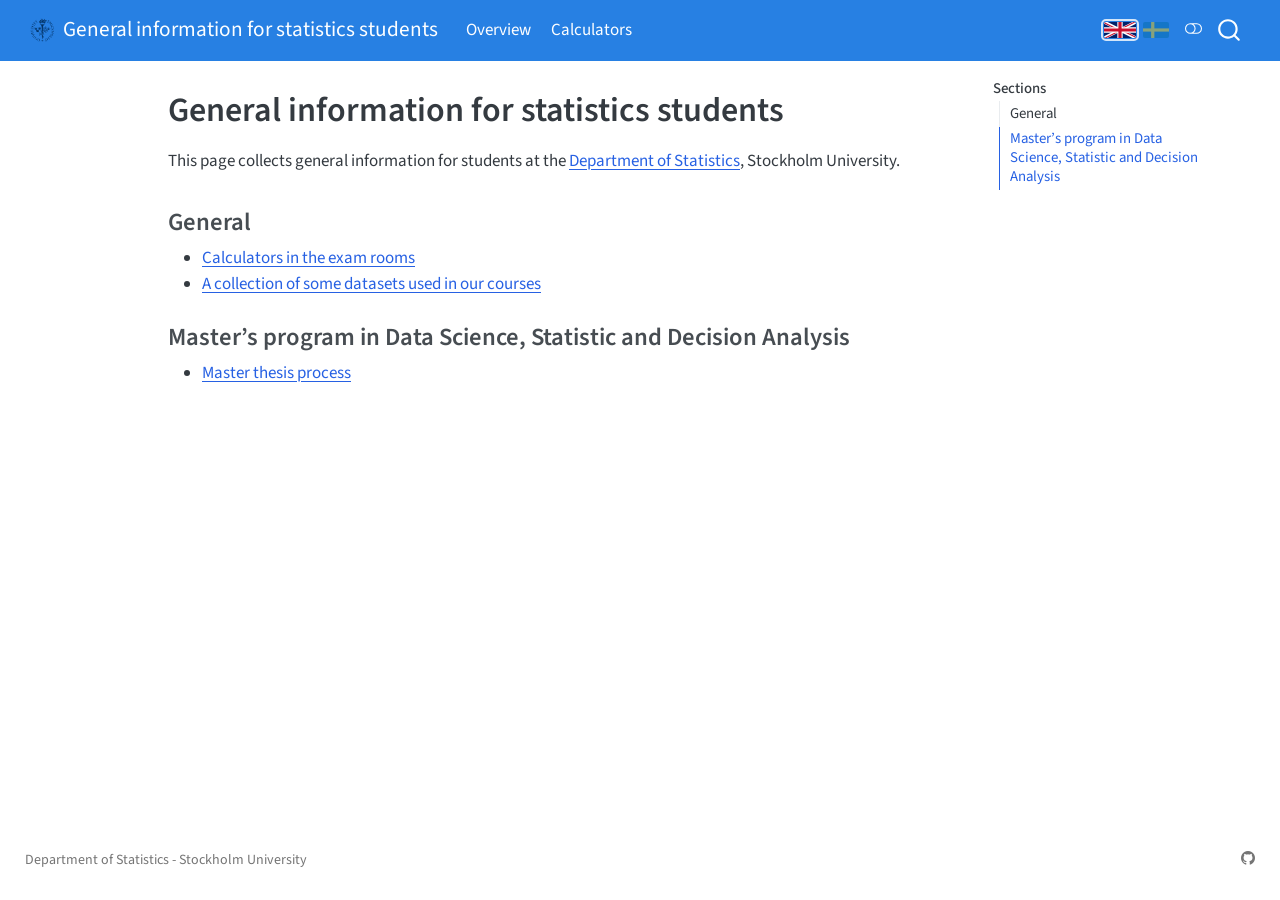
<file: docs/index.html>
<!DOCTYPE html>
<html xmlns="http://www.w3.org/1999/xhtml" lang="en" xml:lang="en"><head>

<meta charset="utf-8">
<meta name="generator" content="quarto-1.10.18">

<meta name="viewport" content="width=device-width, initial-scale=1.0, user-scalable=yes">


<title>General information for statistics students</title>
<style>
/* Default styles provided by pandoc.
** See https://pandoc.org/MANUAL.html#variables-for-html for config info.
*/
span.smallcaps{font-variant: small-caps;}
div.columns{display: flex; gap: 1.5em;}
div.column{flex: auto;}
@media screen {
div.columns{gap: min(4vw, 1.5em);}
div.column{overflow-x: auto;}
}
div.hanging-indent{margin-left: 1.5em; text-indent: -1.5em;}
ul.task-list{list-style: none;}
ul.task-list li input[type="checkbox"] {
  width: 0.8em;
  margin: 0 0.8em 0.2em -1em; /* quarto-specific, see https://github.com/quarto-dev/quarto-cli/issues/4556 */ 
  vertical-align: middle;
}
</style>


<script src="site_libs/quarto-nav/quarto-nav.js"></script>
<script src="site_libs/quarto-nav/headroom.min.js"></script>
<script src="site_libs/clipboard/clipboard.min.js"></script>
<script src="site_libs/quarto-search/autocomplete.umd.js"></script>
<script src="site_libs/quarto-search/fuse.min.js"></script>
<script src="site_libs/quarto-search/quarto-search.js"></script>
<meta name="quarto:offset" content="./">
<script src="site_libs/quarto-html/quarto.js" type="module"></script>
<script src="site_libs/quarto-html/tabsets/tabsets.js" type="module"></script>
<script src="site_libs/quarto-html/popper.min.js"></script>
<script src="site_libs/quarto-html/tippy.umd.min.js"></script>
<script src="site_libs/quarto-html/anchor.min.js"></script>
<link href="site_libs/quarto-html/tippy.css" rel="stylesheet">
<link href="site_libs/quarto-html/quarto-syntax-highlighting-64a204ab8560d761af7679ceaba22944.css" rel="stylesheet" class="quarto-color-scheme" id="quarto-text-highlighting-styles">
<link href="site_libs/quarto-html/quarto-syntax-highlighting-dark-b85bc7c33db8c58e0ec93c3465666fed.css" rel="stylesheet" class="quarto-color-scheme quarto-color-alternate" id="quarto-text-highlighting-styles">
<link href="site_libs/quarto-html/quarto-syntax-highlighting-64a204ab8560d761af7679ceaba22944.css" rel="stylesheet" class="quarto-color-scheme-extra" id="quarto-text-highlighting-styles">
<script src="site_libs/bootstrap/bootstrap.min.js"></script>
<link href="site_libs/bootstrap/bootstrap-icons.css" rel="stylesheet">
<link href="site_libs/bootstrap/bootstrap-f208269c3f164b63022ccf7be52eed2d.min.css" rel="stylesheet" append-hash="true" class="quarto-color-scheme" id="quarto-bootstrap" data-mode="light">
<link href="site_libs/bootstrap/bootstrap-dark-d525f3daefb749f9861220bbafe2bde7.min.css" rel="stylesheet" append-hash="true" class="quarto-color-scheme quarto-color-alternate" id="quarto-bootstrap" data-mode="dark">
<link href="site_libs/bootstrap/bootstrap-f208269c3f164b63022ccf7be52eed2d.min.css" rel="stylesheet" append-hash="true" class="quarto-color-scheme-extra" id="quarto-bootstrap" data-mode="light">
<script id="quarto-search-options" type="application/json">{
  "location": "navbar",
  "copy-button": false,
  "collapse-after": 3,
  "panel-placement": "end",
  "type": "overlay",
  "limit": 50,
  "keyboard-shortcut": [
    "f",
    "/",
    "s"
  ],
  "show-item-context": false,
  "language": {
    "search-no-results-text": "No results",
    "search-matching-documents-text": "matching documents",
    "search-copy-link-title": "Copy link to search",
    "search-hide-matches-text": "Hide additional matches",
    "search-more-match-text": "more match in this document",
    "search-more-matches-text": "more matches in this document",
    "search-clear-button-title": "Clear",
    "search-text-placeholder": "",
    "search-detached-cancel-button-title": "Cancel",
    "search-submit-button-title": "Submit",
    "search-label": "Search"
  }
}</script>


<link rel="stylesheet" href="styles.css">
</head>

<body class="nav-fixed quarto-light"><script id="quarto-html-before-body" type="application/javascript">
    const toggleBodyColorMode = (bsSheetEl) => {
      const mode = bsSheetEl.getAttribute("data-mode");
      const bodyEl = window.document.querySelector("body");
      if (mode === "dark") {
        bodyEl.classList.add("quarto-dark");
        bodyEl.classList.remove("quarto-light");
      } else {
        bodyEl.classList.add("quarto-light");
        bodyEl.classList.remove("quarto-dark");
      }
    }
    const toggleBodyColorPrimary = () => {
      const bsSheetEl = window.document.querySelector("link#quarto-bootstrap:not([rel=disabled-stylesheet])");
      if (bsSheetEl) {
        toggleBodyColorMode(bsSheetEl);
      }
    }
    const setColorSchemeToggle = (alternate) => {
      const toggles = window.document.querySelectorAll('.quarto-color-scheme-toggle');
      for (let i=0; i < toggles.length; i++) {
        const toggle = toggles[i];
        if (toggle) {
          if (alternate) {
            toggle.classList.add("alternate");
          } else {
            toggle.classList.remove("alternate");
          }
        }
      }
    };
    const toggleColorMode = (alternate) => {
      // Switch the stylesheets
      const primaryStylesheets = window.document.querySelectorAll('link.quarto-color-scheme:not(.quarto-color-alternate)');
      const alternateStylesheets = window.document.querySelectorAll('link.quarto-color-scheme.quarto-color-alternate');
      manageTransitions('#quarto-margin-sidebar .nav-link', false);
      if (alternate) {
        // note: dark is layered on light, we don't disable primary!
        enableStylesheet(alternateStylesheets);
        for (const sheetNode of alternateStylesheets) {
          if (sheetNode.id === "quarto-bootstrap") {
            toggleBodyColorMode(sheetNode);
          }
        }
      } else {
        disableStylesheet(alternateStylesheets);
        enableStylesheet(primaryStylesheets)
        toggleBodyColorPrimary();
      }
      manageTransitions('#quarto-margin-sidebar .nav-link', true);
      // Switch the toggles
      setColorSchemeToggle(alternate)
      // Hack to workaround the fact that safari doesn't
      // properly recolor the scrollbar when toggling (#1455)
      if (navigator.userAgent.indexOf('Safari') > 0 && navigator.userAgent.indexOf('Chrome') == -1) {
        manageTransitions("body", false);
        window.scrollTo(0, 1);
        setTimeout(() => {
          window.scrollTo(0, 0);
          manageTransitions("body", true);
        }, 40);
      }
    }
    const disableStylesheet = (stylesheets) => {
      for (let i=0; i < stylesheets.length; i++) {
        const stylesheet = stylesheets[i];
        stylesheet.rel = 'disabled-stylesheet';
      }
    }
    const enableStylesheet = (stylesheets) => {
      for (let i=0; i < stylesheets.length; i++) {
        const stylesheet = stylesheets[i];
        if(stylesheet.rel !== 'stylesheet') { // for Chrome, which will still FOUC without this check
          stylesheet.rel = 'stylesheet';
        }
      }
    }
    const manageTransitions = (selector, allowTransitions) => {
      const els = window.document.querySelectorAll(selector);
      for (let i=0; i < els.length; i++) {
        const el = els[i];
        if (allowTransitions) {
          el.classList.remove('notransition');
        } else {
          el.classList.add('notransition');
        }
      }
    }
    const isFileUrl = () => {
      return window.location.protocol === 'file:';
    }
    const hasAlternateSentinel = () => {
      let styleSentinel = getColorSchemeSentinel();
      if (styleSentinel !== null) {
        return styleSentinel === "alternate";
      } else {
        return false;
      }
    }
    const setStyleSentinel = (alternate) => {
      const value = alternate ? "alternate" : "default";
      if (!isFileUrl()) {
        window.localStorage.setItem("quarto-color-scheme", value);
      } else {
        localAlternateSentinel = value;
      }
    }
    const getColorSchemeSentinel = () => {
      if (!isFileUrl()) {
        const storageValue = window.localStorage.getItem("quarto-color-scheme");
        return storageValue != null ? storageValue : localAlternateSentinel;
      } else {
        return localAlternateSentinel;
      }
    }
    const toggleGiscusIfUsed = (isAlternate, darkModeDefault) => {
      const baseTheme = document.querySelector('#giscus-base-theme')?.value ?? 'light';
      const alternateTheme = document.querySelector('#giscus-alt-theme')?.value ?? 'dark';
      let newTheme = '';
      if(authorPrefersDark) {
        newTheme = isAlternate ? baseTheme : alternateTheme;
      } else {
        newTheme = isAlternate ? alternateTheme : baseTheme;
      }
      const changeGiscusTheme = () => {
        // From: https://github.com/giscus/giscus/issues/336
        const sendMessage = (message) => {
          const iframe = document.querySelector('iframe.giscus-frame');
          if (!iframe) return;
          iframe.contentWindow.postMessage({ giscus: message }, 'https://giscus.app');
        }
        sendMessage({
          setConfig: {
            theme: newTheme
          }
        });
      }
      const isGiscussLoaded = window.document.querySelector('iframe.giscus-frame') !== null;
      if (isGiscussLoaded) {
        changeGiscusTheme();
      }
    };
    const authorPrefersDark = false;
    const darkModeDefault = authorPrefersDark;
      document.querySelector('link#quarto-text-highlighting-styles.quarto-color-scheme-extra').rel = 'disabled-stylesheet';
      document.querySelector('link#quarto-bootstrap.quarto-color-scheme-extra').rel = 'disabled-stylesheet';
    let localAlternateSentinel = darkModeDefault ? 'alternate' : 'default';
    // Dark / light mode switch
    window.quartoToggleColorScheme = () => {
      // Read the current dark / light value
      let toAlternate = !hasAlternateSentinel();
      toggleColorMode(toAlternate);
      setStyleSentinel(toAlternate);
      toggleGiscusIfUsed(toAlternate, darkModeDefault);
      window.dispatchEvent(new Event('resize'));
    };
    // Switch to dark mode if need be
    if (hasAlternateSentinel()) {
      toggleColorMode(true);
    } else {
      toggleColorMode(false);
    }
  </script>

<div id="quarto-search-results"></div>
  <header id="quarto-header" class="headroom fixed-top">
    <nav class="navbar navbar-expand-lg " data-bs-theme="dark">
      <div class="navbar-container container-fluid">
      <div class="navbar-brand-container mx-auto">
    <a href="./index.html" class="navbar-brand navbar-brand-logo">
    <img src="./misc/SU_logo_small.png" alt="" class="navbar-logo light-content">
    <img src="./misc/SU_logo_small.png" alt="" class="navbar-logo dark-content">
    </a>
    <a class="navbar-brand" href="./index.html">
    <span class="navbar-title">General information for statistics students</span>
    </a>
  </div>
            <div id="quarto-search" class="" title="Search"></div>
          <button class="navbar-toggler" type="button" data-bs-toggle="collapse" data-bs-target="#navbarCollapse" aria-controls="navbarCollapse" role="menu" aria-expanded="false" aria-label="Toggle navigation" onclick="if (window.quartoToggleHeadroom) { window.quartoToggleHeadroom(); }">
  <span class="navbar-toggler-icon"></span>
</button>
          <div class="collapse navbar-collapse" id="navbarCollapse">
            <ul class="navbar-nav navbar-nav-scroll me-auto">
  <li class="nav-item">
    <a class="nav-link active" href="./index.html" aria-current="page"> 
<span class="menu-text">Overview</span></a>
  </li>  
  <li class="nav-item">
    <a class="nav-link" href="./calculator.html"> 
<span class="menu-text">Calculators</span></a>
  </li>  
</ul>
          </div> <!-- /navcollapse -->
            <div class="quarto-navbar-tools">
  <a href="" class="quarto-color-scheme-toggle quarto-navigation-tool  px-1" onclick="window.quartoToggleColorScheme(); return false;" title="Toggle dark mode"><i class="bi"></i></a>
</div>
      </div> <!-- /container-fluid -->
    </nav>
</header>
<!-- content -->
<div id="quarto-content" class="quarto-container page-columns page-rows-contents page-layout-article page-navbar">
<!-- sidebar -->
<!-- margin-sidebar -->
    <div id="quarto-margin-sidebar" class="sidebar margin-sidebar">
        <nav id="TOC" role="doc-toc" class="toc-active">
    <h2 id="toc-title">Sections</h2>
   
  <ul>
  <li><a href="#general" id="toc-general" class="nav-link active" data-scroll-target="#general">General</a></li>
  <li><a href="#masters-program-in-data-science-statistic-and-decision-analysis" id="toc-masters-program-in-data-science-statistic-and-decision-analysis" class="nav-link" data-scroll-target="#masters-program-in-data-science-statistic-and-decision-analysis">Master’s program in Data Science, Statistic and Decision Analysis</a></li>
  </ul>
</nav>
    </div>
<!-- main -->
<main class="content" id="quarto-document-content">


<header id="title-block-header" class="quarto-title-block default">
<div class="quarto-title">
<h1 class="title">General information for statistics students</h1>
</div>



<div class="quarto-title-meta">

    
  
    
  </div>
  


</header>


<p>This page collects general information for students at the <a href="https://www.su.se/statistiska-institutionen/">Department of Statistics</a>, Stockholm University.</p>
<section id="general" class="level3">
<h3 class="anchored" data-anchor-id="general">General</h3>
<ul>
<li><a href="./calculator.html">Calculators in the exam rooms</a></li>
<li><a href="https://github.com/StatisticsSU/SUdatasets">A collection of some datasets used in our courses</a></li>
</ul>
</section>
<section id="masters-program-in-data-science-statistic-and-decision-analysis" class="level3">
<h3 class="anchored" data-anchor-id="masters-program-in-data-science-statistic-and-decision-analysis">Master’s program in Data Science, Statistic and Decision Analysis</h3>
<ul>
<li><a href="dsv_master/Instructions4Supervisors.pdf">Master thesis process</a></li>
</ul>


</section>

</main> <!-- /main -->
<style>
.lang-toggle { display: inline-flex; gap: 0.4rem; align-items: center; margin-right: 0.5rem; }
.lang-toggle img { height: 0.95rem; width: auto; border-radius: 2px; opacity: 0.45; }
.lang-toggle a:hover img, .lang-toggle img.active { opacity: 1; }
.lang-toggle img.active { outline: 2px solid rgba(255, 255, 255, 0.8); outline-offset: 1px; }
</style>
<script>
// Language toggle: English pages live in the site root, Swedish pages with the
// same file names in sv/. On Swedish pages the shared navbar and footer are translated.
(function () {
  const svText = {
    "General information for statistics students": "Allmän information för statistikstudenter",
    "Overview": "Översikt",
    "Calculators": "Miniräknare",
    "Department of Statistics - Stockholm University": "Statistiska institutionen - Stockholms universitet"
  };

  const isSv = document.documentElement.lang === "sv";
  const offset = document.querySelector('meta[name="quarto:offset"]')?.content || "./";
  const root = new URL(offset, window.location.href).href;
  // Path of a site URL relative to the site root, without the sv/ prefix
  const sitePath = (url) => {
    let p = url.split(/[?#]/)[0].slice(root.length);
    if (p === "" || p.endsWith("/")) p += "index.html";
    return p.replace(/^sv\//, "");
  };
  const file = sitePath(window.location.href);

  // Flag toggle in the top right of the navbar
  const tools = document.querySelector(".quarto-navbar-tools");
  if (tools) {
    const flag = (href, img, label, active) =>
      `<a href="${href}" title="${label}" aria-label="${label}">` +
      `<img src="${offset}misc/${img}" alt="${label}"${active ? ' class="active"' : ""}></a>`;
    const toggle = document.createElement("span");
    toggle.className = "lang-toggle";
    toggle.innerHTML =
      flag(offset + file, "flag-gb.svg", "English", !isSv) +
      flag(offset + "sv/" + file, "flag-se.svg", "Svenska", isSv);
    tools.prepend(toggle);
  }

  if (!isSv) return;

  // Point navbar links to the Swedish pages and translate labels
  document.querySelectorAll(".navbar-nav .nav-link, a.navbar-brand").forEach((a) => {
    if (!a.href.startsWith(root)) return;
    const target = sitePath(a.href);
    a.setAttribute("href", offset + "sv/" + target);
    a.classList.toggle("active", a.classList.contains("nav-link") && target === file);
  });
  document.querySelectorAll(".navbar .menu-text, .navbar-title, .nav-footer p").forEach((el) => {
    const t = el.textContent.trim();
    if (svText[t]) el.textContent = svText[t];
  });
})();
</script>
<script id="quarto-html-after-body" type="application/javascript">
  window.document.addEventListener("DOMContentLoaded", function (event) {
    // Ensure there is a toggle, if there isn't float one in the top right
    if (window.document.querySelector('.quarto-color-scheme-toggle') === null) {
      const a = window.document.createElement('a');
      a.classList.add('top-right');
      a.classList.add('quarto-color-scheme-toggle');
      a.href = "";
      a.onclick = function() { try { window.quartoToggleColorScheme(); } catch {} return false; };
      const i = window.document.createElement("i");
      i.classList.add('bi');
      a.appendChild(i);
      window.document.body.appendChild(a);
    }
    setColorSchemeToggle(hasAlternateSentinel())
    const icon = "";
    const anchorJS = new window.AnchorJS();
    anchorJS.options = {
      placement: 'right',
      icon: icon
    };
    anchorJS.add('.anchored');
    const isCodeAnnotation = (el) => {
      for (const clz of el.classList) {
        if (clz.startsWith('code-annotation-')) {                     
          return true;
        }
      }
      return false;
    }
    const onCopySuccess = function(e) {
      // button target
      const button = e.trigger;
      // don't keep focus
      button.blur();
      // flash "checked"
      button.classList.add('code-copy-button-checked');
      var currentTitle = button.getAttribute("title");
      button.setAttribute("title", "Copied!");
      let tooltip;
      if (window.bootstrap) {
        button.setAttribute("data-bs-toggle", "tooltip");
        button.setAttribute("data-bs-placement", "left");
        button.setAttribute("data-bs-title", "Copied!");
        tooltip = new bootstrap.Tooltip(button, 
          { trigger: "manual", 
            customClass: "code-copy-button-tooltip",
            offset: [0, -8]});
        tooltip.show();    
      }
      setTimeout(function() {
        if (tooltip) {
          tooltip.hide();
          button.removeAttribute("data-bs-title");
          button.removeAttribute("data-bs-toggle");
          button.removeAttribute("data-bs-placement");
        }
        button.setAttribute("title", currentTitle);
        button.classList.remove('code-copy-button-checked');
      }, 1000);
      // clear code selection
      e.clearSelection();
    }
    const getTextToCopy = function(trigger) {
      const outerScaffold = trigger.parentElement.cloneNode(true);
      const codeEl = outerScaffold.querySelector('code');
      for (const childEl of codeEl.children) {
        if (isCodeAnnotation(childEl)) {
          childEl.remove();
        }
      }
      return codeEl.innerText;
    }
    const clipboard = new window.ClipboardJS('.code-copy-button:not([data-in-quarto-modal])', {
      text: getTextToCopy
    });
    clipboard.on('success', onCopySuccess);
    if (window.document.getElementById('quarto-embedded-source-code-modal')) {
      const clipboardModal = new window.ClipboardJS('.code-copy-button[data-in-quarto-modal]', {
        text: getTextToCopy,
        container: window.document.getElementById('quarto-embedded-source-code-modal')
      });
      clipboardModal.on('success', onCopySuccess);
    }
      var localhostRegex = new RegExp(/^(?:http|https):\/\/localhost\:?[0-9]*\//);
      var mailtoRegex = new RegExp(/^mailto:/);
        var filterRegex = new RegExp('/' + window.location.host + '/');
      var isInternal = (href) => {
          return filterRegex.test(href) || localhostRegex.test(href) || mailtoRegex.test(href);
      }
      // Inspect non-navigation links and adorn them if external
     var links = window.document.querySelectorAll('a[href]:not(.nav-link):not(.navbar-brand):not(.toc-action):not(.sidebar-link):not(.sidebar-item-toggle):not(.pagination-link):not(.no-external):not([aria-hidden]):not(.dropdown-item):not(.quarto-navigation-tool):not(.about-link)');
      for (var i=0; i<links.length; i++) {
        const link = links[i];
        if (!isInternal(link.href)) {
          // undo the damage that might have been done by quarto-nav.js in the case of
          // links that we want to consider external
          if (link.dataset.originalHref !== undefined) {
            link.href = link.dataset.originalHref;
          }
        }
      }
    function tippyHover(el, contentFn, onTriggerFn, onUntriggerFn) {
      const config = {
        allowHTML: true,
        maxWidth: 500,
        delay: 100,
        arrow: false,
        appendTo: function(el) {
            return el.parentElement;
        },
        interactive: true,
        interactiveBorder: 10,
        theme: 'quarto',
        placement: 'bottom-start',
      };
      if (contentFn) {
        config.content = contentFn;
      }
      if (onTriggerFn) {
        config.onTrigger = onTriggerFn;
      }
      if (onUntriggerFn) {
        config.onUntrigger = onUntriggerFn;
      }
      window.tippy(el, config); 
    }
    const noterefs = window.document.querySelectorAll('a[role="doc-noteref"]');
    for (var i=0; i<noterefs.length; i++) {
      const ref = noterefs[i];
      tippyHover(ref, function() {
        // use id or data attribute instead here
        let href = ref.getAttribute('data-footnote-href') || ref.getAttribute('href');
        try { href = new URL(href).hash; } catch {}
        const id = href.replace(/^#\/?/, "");
        const note = window.document.getElementById(id);
        if (note) {
          return note.innerHTML;
        } else {
          return "";
        }
      });
    }
    const xrefs = window.document.querySelectorAll('a.quarto-xref');
    const processXRef = (id, note) => {
      // Strip column container classes
      const stripColumnClz = (el) => {
        el.classList.remove("page-full", "page-columns");
        if (el.children) {
          for (const child of el.children) {
            stripColumnClz(child);
          }
        }
      }
      stripColumnClz(note)
      if (id === null || id.startsWith('sec-')) {
        // Special case sections, only their first couple elements
        const container = document.createElement("div");
        if (note.children && note.children.length > 2) {
          container.appendChild(note.children[0].cloneNode(true));
          for (let i = 1; i < note.children.length; i++) {
            const child = note.children[i];
            if (child.tagName === "P" && child.innerText === "") {
              continue;
            } else {
              container.appendChild(child.cloneNode(true));
              break;
            }
          }
          if (window.Quarto?.typesetMath) {
            window.Quarto.typesetMath(container);
          }
          return container.innerHTML
        } else {
          if (window.Quarto?.typesetMath) {
            window.Quarto.typesetMath(note);
          }
          return note.innerHTML;
        }
      } else {
        // Remove any anchor links if they are present
        const anchorLink = note.querySelector('a.anchorjs-link');
        if (anchorLink) {
          anchorLink.remove();
        }
        if (window.Quarto?.typesetMath) {
          window.Quarto.typesetMath(note);
        }
        if (note.classList.contains("callout")) {
          return note.outerHTML;
        } else {
          return note.innerHTML;
        }
      }
    }
    for (var i=0; i<xrefs.length; i++) {
      const xref = xrefs[i];
      tippyHover(xref, undefined, function(instance) {
        instance.disable();
        let url = xref.getAttribute('href');
        let hash = undefined; 
        if (url.startsWith('#')) {
          hash = url;
        } else {
          try { hash = new URL(url).hash; } catch {}
        }
        if (hash) {
          const id = hash.replace(/^#\/?/, "");
          const note = window.document.getElementById(id);
          if (note !== null) {
            try {
              const html = processXRef(id, note.cloneNode(true));
              instance.setContent(html);
            } finally {
              instance.enable();
              instance.show();
            }
          } else {
            // See if we can fetch this
            fetch(url.split('#')[0])
            .then(res => res.text())
            .then(html => {
              const parser = new DOMParser();
              const htmlDoc = parser.parseFromString(html, "text/html");
              const note = htmlDoc.getElementById(id);
              if (note !== null) {
                const html = processXRef(id, note);
                instance.setContent(html);
              } 
            }).finally(() => {
              instance.enable();
              instance.show();
            });
          }
        } else {
          // See if we can fetch a full url (with no hash to target)
          // This is a special case and we should probably do some content thinning / targeting
          fetch(url)
          .then(res => res.text())
          .then(html => {
            const parser = new DOMParser();
            const htmlDoc = parser.parseFromString(html, "text/html");
            const note = htmlDoc.querySelector('main.content');
            if (note !== null) {
              // This should only happen for chapter cross references
              // (since there is no id in the URL)
              // remove the first header
              if (note.children.length > 0 && note.children[0].tagName === "HEADER") {
                note.children[0].remove();
              }
              const html = processXRef(null, note);
              instance.setContent(html);
            } 
          }).finally(() => {
            instance.enable();
            instance.show();
          });
        }
      }, function(instance) {
      });
    }
        let selectedAnnoteEl;
        const selectorForAnnotation = ( cell, annotation) => {
          let cellAttr = 'data-code-cell="' + cell + '"';
          let lineAttr = 'data-code-annotation="' +  annotation + '"';
          const selector = 'span[' + cellAttr + '][' + lineAttr + ']';
          return selector;
        }
        const selectCodeLines = (annoteEl) => {
          const doc = window.document;
          const targetCell = annoteEl.getAttribute("data-target-cell");
          const targetAnnotation = annoteEl.getAttribute("data-target-annotation");
          const annoteSpan = window.document.querySelector(selectorForAnnotation(targetCell, targetAnnotation));
          const lines = annoteSpan.getAttribute("data-code-lines").split(",");
          const lineIds = lines.map((line) => {
            return targetCell + "-" + line;
          })
          let top = null;
          let height = null;
          let parent = null;
          if (lineIds.length > 0) {
              //compute the position of the single el (top and bottom and make a div)
              const el = window.document.getElementById(lineIds[0]);
              top = el.offsetTop;
              height = el.offsetHeight;
              parent = el.parentElement.parentElement;
            if (lineIds.length > 1) {
              const lastEl = window.document.getElementById(lineIds[lineIds.length - 1]);
              const bottom = lastEl.offsetTop + lastEl.offsetHeight;
              height = bottom - top;
            }
            if (top !== null && height !== null && parent !== null) {
              // cook up a div (if necessary) and position it 
              let div = window.document.getElementById("code-annotation-line-highlight");
              if (div === null) {
                div = window.document.createElement("div");
                div.setAttribute("id", "code-annotation-line-highlight");
                div.style.position = 'absolute';
                parent.appendChild(div);
              }
              div.style.top = top - 2 + "px";
              div.style.height = height + 4 + "px";
              div.style.left = 0;
              let gutterDiv = window.document.getElementById("code-annotation-line-highlight-gutter");
              if (gutterDiv === null) {
                gutterDiv = window.document.createElement("div");
                gutterDiv.setAttribute("id", "code-annotation-line-highlight-gutter");
                gutterDiv.style.position = 'absolute';
                const codeCell = window.document.getElementById(targetCell);
                const gutter = codeCell.querySelector('.code-annotation-gutter');
                gutter.appendChild(gutterDiv);
              }
              gutterDiv.style.top = top - 2 + "px";
              gutterDiv.style.height = height + 4 + "px";
            }
            selectedAnnoteEl = annoteEl;
          }
        };
        const unselectCodeLines = () => {
          const elementsIds = ["code-annotation-line-highlight", "code-annotation-line-highlight-gutter"];
          elementsIds.forEach((elId) => {
            const div = window.document.getElementById(elId);
            if (div) {
              div.remove();
            }
          });
          selectedAnnoteEl = undefined;
        };
          // Handle positioning of the toggle
      window.addEventListener(
        "resize",
        throttle(() => {
          elRect = undefined;
          if (selectedAnnoteEl) {
            selectCodeLines(selectedAnnoteEl);
          }
        }, 10)
      );
      function throttle(fn, ms) {
      let throttle = false;
      let timer;
        return (...args) => {
          if(!throttle) { // first call gets through
              fn.apply(this, args);
              throttle = true;
          } else { // all the others get throttled
              if(timer) clearTimeout(timer); // cancel #2
              timer = setTimeout(() => {
                fn.apply(this, args);
                timer = throttle = false;
              }, ms);
          }
        };
      }
        // Attach click handler to the DT
        const annoteDls = window.document.querySelectorAll('dt[data-target-cell]');
        for (const annoteDlNode of annoteDls) {
          annoteDlNode.addEventListener('click', (event) => {
            const clickedEl = event.target;
            if (clickedEl !== selectedAnnoteEl) {
              unselectCodeLines();
              const activeEl = window.document.querySelector('dt[data-target-cell].code-annotation-active');
              if (activeEl) {
                activeEl.classList.remove('code-annotation-active');
              }
              selectCodeLines(clickedEl);
              clickedEl.classList.add('code-annotation-active');
            } else {
              // Unselect the line
              unselectCodeLines();
              clickedEl.classList.remove('code-annotation-active');
            }
          });
        }
    const findCites = (el) => {
      const parentEl = el.parentElement;
      if (parentEl) {
        const cites = parentEl.dataset.cites;
        if (cites) {
          return {
            el,
            cites: cites.split(' ')
          };
        } else {
          return findCites(el.parentElement)
        }
      } else {
        return undefined;
      }
    };
    var bibliorefs = window.document.querySelectorAll('a[role="doc-biblioref"]');
    for (var i=0; i<bibliorefs.length; i++) {
      const ref = bibliorefs[i];
      const citeInfo = findCites(ref);
      if (citeInfo) {
        tippyHover(citeInfo.el, function() {
          var popup = window.document.createElement('div');
          citeInfo.cites.forEach(function(cite) {
            var citeDiv = window.document.createElement('div');
            citeDiv.classList.add('hanging-indent');
            citeDiv.classList.add('csl-entry');
            var biblioDiv = window.document.getElementById('ref-' + cite);
            if (biblioDiv) {
              citeDiv.innerHTML = biblioDiv.innerHTML;
            }
            popup.appendChild(citeDiv);
          });
          return popup.innerHTML;
        });
      }
    }
  });
  </script>
</div> <!-- /content -->
<footer class="footer">
  <div class="nav-footer">
    <div class="nav-footer-left">
      <ul class="footer-items list-unstyled">
    <li class="nav-item">
    <a class="nav-link" href="https://www.su.se/statistiska-institutionen/">
<p>Department of Statistics - Stockholm University</p>
</a>
  </li>  
</ul>
    </div>   
    <div class="nav-footer-center">
      &nbsp;
    </div>
    <div class="nav-footer-right">
      <ul class="footer-items list-unstyled">
    <li class="nav-item compact">
    <a class="nav-link" href="https://github.com/StatisticsSU/info">
      <i class="bi bi-github" role="img" aria-label="GitHub">
</i> 
    </a>
  </li>  
</ul>
    </div>
  </div>
</footer>




</body></html>
</file>
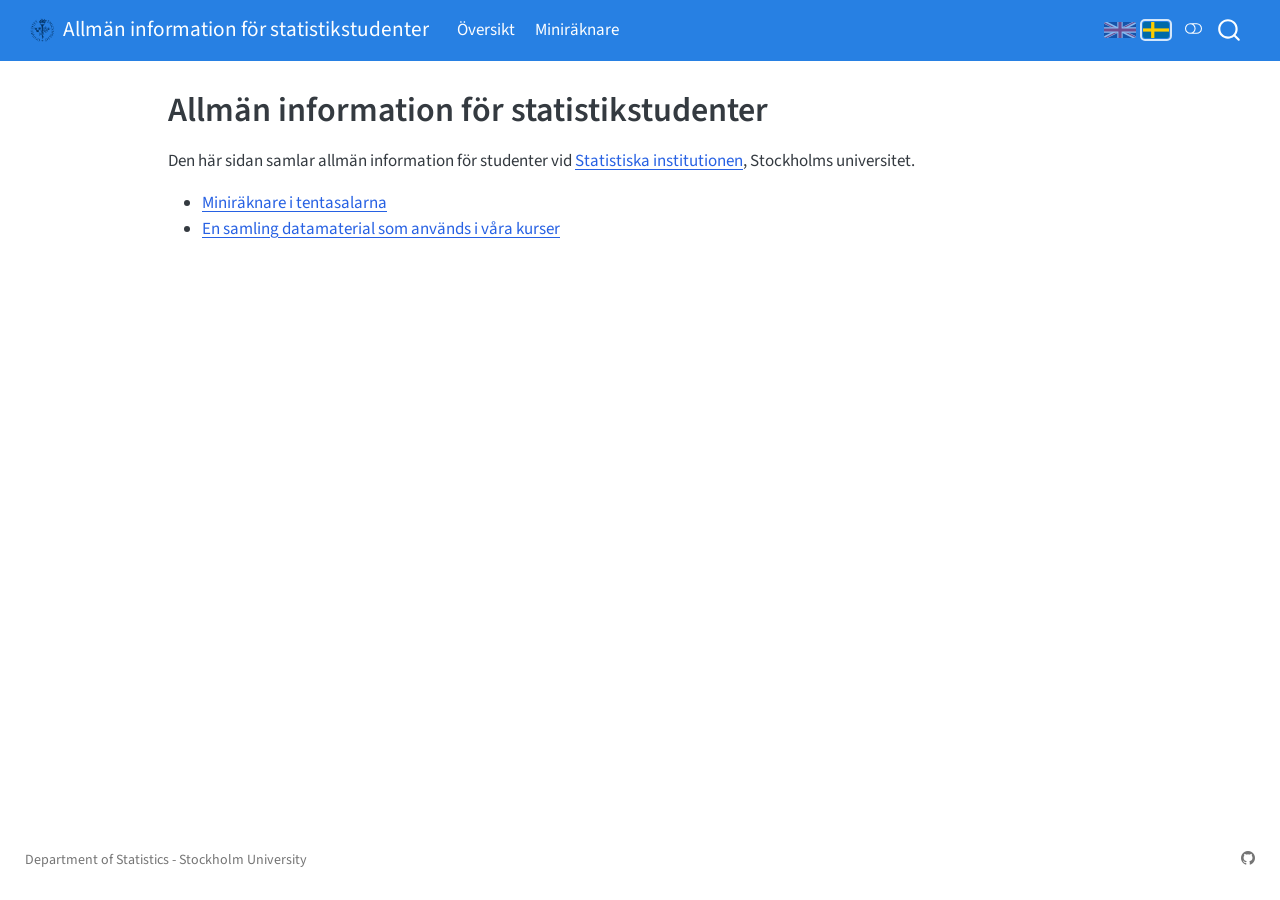
<file: docs/sv/index.html>
<!DOCTYPE html>
<html xmlns="http://www.w3.org/1999/xhtml" lang="sv" xml:lang="sv"><head>

<meta charset="utf-8">
<meta name="generator" content="quarto-1.10.18">

<meta name="viewport" content="width=device-width, initial-scale=1.0, user-scalable=yes">


<title>Allmän information för statistikstudenter – General information for statistics students</title>
<style>
/* Default styles provided by pandoc.
** See https://pandoc.org/MANUAL.html#variables-for-html for config info.
*/
span.smallcaps{font-variant: small-caps;}
div.columns{display: flex; gap: 1.5em;}
div.column{flex: auto;}
@media screen {
div.columns{gap: min(4vw, 1.5em);}
div.column{overflow-x: auto;}
}
div.hanging-indent{margin-left: 1.5em; text-indent: -1.5em;}
ul.task-list{list-style: none;}
ul.task-list li input[type="checkbox"] {
  width: 0.8em;
  margin: 0 0.8em 0.2em -1em; /* quarto-specific, see https://github.com/quarto-dev/quarto-cli/issues/4556 */ 
  vertical-align: middle;
}
</style>


<script src="../site_libs/quarto-nav/quarto-nav.js"></script>
<script src="../site_libs/quarto-nav/headroom.min.js"></script>
<script src="../site_libs/clipboard/clipboard.min.js"></script>
<script src="../site_libs/quarto-search/autocomplete.umd.js"></script>
<script src="../site_libs/quarto-search/fuse.min.js"></script>
<script src="../site_libs/quarto-search/quarto-search.js"></script>
<meta name="quarto:offset" content="../">
<script src="../site_libs/quarto-html/quarto.js" type="module"></script>
<script src="../site_libs/quarto-html/tabsets/tabsets.js" type="module"></script>
<script src="../site_libs/quarto-html/popper.min.js"></script>
<script src="../site_libs/quarto-html/tippy.umd.min.js"></script>
<script src="../site_libs/quarto-html/anchor.min.js"></script>
<link href="../site_libs/quarto-html/tippy.css" rel="stylesheet">
<link href="../site_libs/quarto-html/quarto-syntax-highlighting-64a204ab8560d761af7679ceaba22944.css" rel="stylesheet" class="quarto-color-scheme" id="quarto-text-highlighting-styles">
<link href="../site_libs/quarto-html/quarto-syntax-highlighting-dark-b85bc7c33db8c58e0ec93c3465666fed.css" rel="stylesheet" class="quarto-color-scheme quarto-color-alternate" id="quarto-text-highlighting-styles">
<link href="../site_libs/quarto-html/quarto-syntax-highlighting-64a204ab8560d761af7679ceaba22944.css" rel="stylesheet" class="quarto-color-scheme-extra" id="quarto-text-highlighting-styles">
<script src="../site_libs/bootstrap/bootstrap.min.js"></script>
<link href="../site_libs/bootstrap/bootstrap-icons.css" rel="stylesheet">
<link href="../site_libs/bootstrap/bootstrap-f208269c3f164b63022ccf7be52eed2d.min.css" rel="stylesheet" append-hash="true" class="quarto-color-scheme" id="quarto-bootstrap" data-mode="light">
<link href="../site_libs/bootstrap/bootstrap-dark-d525f3daefb749f9861220bbafe2bde7.min.css" rel="stylesheet" append-hash="true" class="quarto-color-scheme quarto-color-alternate" id="quarto-bootstrap" data-mode="dark">
<link href="../site_libs/bootstrap/bootstrap-f208269c3f164b63022ccf7be52eed2d.min.css" rel="stylesheet" append-hash="true" class="quarto-color-scheme-extra" id="quarto-bootstrap" data-mode="light">
<script id="quarto-search-options" type="application/json">{
  "location": "navbar",
  "copy-button": false,
  "collapse-after": 3,
  "panel-placement": "end",
  "type": "overlay",
  "limit": 50,
  "keyboard-shortcut": [
    "f",
    "/",
    "s"
  ],
  "show-item-context": false,
  "language": {
    "search-no-results-text": "Inget resultat",
    "search-matching-documents-text": "matchande dokument",
    "search-copy-link-title": "Kopiera länk för att söka",
    "search-hide-matches-text": "Göm ytterligare resultat",
    "search-more-match-text": "annat resultat i detta dokument",
    "search-more-matches-text": "fler resultat i detta dokument",
    "search-clear-button-title": "Rensa",
    "search-text-placeholder": "",
    "search-detached-cancel-button-title": "Avbryt",
    "search-submit-button-title": "Verkställ",
    "search-label": "Sök"
  }
}</script>


<link rel="stylesheet" href="../styles.css">
</head>

<body class="nav-fixed quarto-light"><script id="quarto-html-before-body" type="application/javascript">
    const toggleBodyColorMode = (bsSheetEl) => {
      const mode = bsSheetEl.getAttribute("data-mode");
      const bodyEl = window.document.querySelector("body");
      if (mode === "dark") {
        bodyEl.classList.add("quarto-dark");
        bodyEl.classList.remove("quarto-light");
      } else {
        bodyEl.classList.add("quarto-light");
        bodyEl.classList.remove("quarto-dark");
      }
    }
    const toggleBodyColorPrimary = () => {
      const bsSheetEl = window.document.querySelector("link#quarto-bootstrap:not([rel=disabled-stylesheet])");
      if (bsSheetEl) {
        toggleBodyColorMode(bsSheetEl);
      }
    }
    const setColorSchemeToggle = (alternate) => {
      const toggles = window.document.querySelectorAll('.quarto-color-scheme-toggle');
      for (let i=0; i < toggles.length; i++) {
        const toggle = toggles[i];
        if (toggle) {
          if (alternate) {
            toggle.classList.add("alternate");
          } else {
            toggle.classList.remove("alternate");
          }
        }
      }
    };
    const toggleColorMode = (alternate) => {
      // Switch the stylesheets
      const primaryStylesheets = window.document.querySelectorAll('link.quarto-color-scheme:not(.quarto-color-alternate)');
      const alternateStylesheets = window.document.querySelectorAll('link.quarto-color-scheme.quarto-color-alternate');
      manageTransitions('#quarto-margin-sidebar .nav-link', false);
      if (alternate) {
        // note: dark is layered on light, we don't disable primary!
        enableStylesheet(alternateStylesheets);
        for (const sheetNode of alternateStylesheets) {
          if (sheetNode.id === "quarto-bootstrap") {
            toggleBodyColorMode(sheetNode);
          }
        }
      } else {
        disableStylesheet(alternateStylesheets);
        enableStylesheet(primaryStylesheets)
        toggleBodyColorPrimary();
      }
      manageTransitions('#quarto-margin-sidebar .nav-link', true);
      // Switch the toggles
      setColorSchemeToggle(alternate)
      // Hack to workaround the fact that safari doesn't
      // properly recolor the scrollbar when toggling (#1455)
      if (navigator.userAgent.indexOf('Safari') > 0 && navigator.userAgent.indexOf('Chrome') == -1) {
        manageTransitions("body", false);
        window.scrollTo(0, 1);
        setTimeout(() => {
          window.scrollTo(0, 0);
          manageTransitions("body", true);
        }, 40);
      }
    }
    const disableStylesheet = (stylesheets) => {
      for (let i=0; i < stylesheets.length; i++) {
        const stylesheet = stylesheets[i];
        stylesheet.rel = 'disabled-stylesheet';
      }
    }
    const enableStylesheet = (stylesheets) => {
      for (let i=0; i < stylesheets.length; i++) {
        const stylesheet = stylesheets[i];
        if(stylesheet.rel !== 'stylesheet') { // for Chrome, which will still FOUC without this check
          stylesheet.rel = 'stylesheet';
        }
      }
    }
    const manageTransitions = (selector, allowTransitions) => {
      const els = window.document.querySelectorAll(selector);
      for (let i=0; i < els.length; i++) {
        const el = els[i];
        if (allowTransitions) {
          el.classList.remove('notransition');
        } else {
          el.classList.add('notransition');
        }
      }
    }
    const isFileUrl = () => {
      return window.location.protocol === 'file:';
    }
    const hasAlternateSentinel = () => {
      let styleSentinel = getColorSchemeSentinel();
      if (styleSentinel !== null) {
        return styleSentinel === "alternate";
      } else {
        return false;
      }
    }
    const setStyleSentinel = (alternate) => {
      const value = alternate ? "alternate" : "default";
      if (!isFileUrl()) {
        window.localStorage.setItem("quarto-color-scheme", value);
      } else {
        localAlternateSentinel = value;
      }
    }
    const getColorSchemeSentinel = () => {
      if (!isFileUrl()) {
        const storageValue = window.localStorage.getItem("quarto-color-scheme");
        return storageValue != null ? storageValue : localAlternateSentinel;
      } else {
        return localAlternateSentinel;
      }
    }
    const toggleGiscusIfUsed = (isAlternate, darkModeDefault) => {
      const baseTheme = document.querySelector('#giscus-base-theme')?.value ?? 'light';
      const alternateTheme = document.querySelector('#giscus-alt-theme')?.value ?? 'dark';
      let newTheme = '';
      if(authorPrefersDark) {
        newTheme = isAlternate ? baseTheme : alternateTheme;
      } else {
        newTheme = isAlternate ? alternateTheme : baseTheme;
      }
      const changeGiscusTheme = () => {
        // From: https://github.com/giscus/giscus/issues/336
        const sendMessage = (message) => {
          const iframe = document.querySelector('iframe.giscus-frame');
          if (!iframe) return;
          iframe.contentWindow.postMessage({ giscus: message }, 'https://giscus.app');
        }
        sendMessage({
          setConfig: {
            theme: newTheme
          }
        });
      }
      const isGiscussLoaded = window.document.querySelector('iframe.giscus-frame') !== null;
      if (isGiscussLoaded) {
        changeGiscusTheme();
      }
    };
    const authorPrefersDark = false;
    const darkModeDefault = authorPrefersDark;
      document.querySelector('link#quarto-text-highlighting-styles.quarto-color-scheme-extra').rel = 'disabled-stylesheet';
      document.querySelector('link#quarto-bootstrap.quarto-color-scheme-extra').rel = 'disabled-stylesheet';
    let localAlternateSentinel = darkModeDefault ? 'alternate' : 'default';
    // Dark / light mode switch
    window.quartoToggleColorScheme = () => {
      // Read the current dark / light value
      let toAlternate = !hasAlternateSentinel();
      toggleColorMode(toAlternate);
      setStyleSentinel(toAlternate);
      toggleGiscusIfUsed(toAlternate, darkModeDefault);
      window.dispatchEvent(new Event('resize'));
    };
    // Switch to dark mode if need be
    if (hasAlternateSentinel()) {
      toggleColorMode(true);
    } else {
      toggleColorMode(false);
    }
  </script>

<div id="quarto-search-results"></div>
  <header id="quarto-header" class="headroom fixed-top">
    <nav class="navbar navbar-expand-lg " data-bs-theme="dark">
      <div class="navbar-container container-fluid">
      <div class="navbar-brand-container mx-auto">
    <a href="../index.html" class="navbar-brand navbar-brand-logo">
    <img src="../misc/SU_logo_small.png" alt="" class="navbar-logo light-content">
    <img src="../misc/SU_logo_small.png" alt="" class="navbar-logo dark-content">
    </a>
    <a class="navbar-brand" href="../index.html">
    <span class="navbar-title">General information for statistics students</span>
    </a>
  </div>
            <div id="quarto-search" class="" title="Sök"></div>
          <button class="navbar-toggler" type="button" data-bs-toggle="collapse" data-bs-target="#navbarCollapse" aria-controls="navbarCollapse" role="menu" aria-expanded="false" aria-label="Skifta navigering" onclick="if (window.quartoToggleHeadroom) { window.quartoToggleHeadroom(); }">
  <span class="navbar-toggler-icon"></span>
</button>
          <div class="collapse navbar-collapse" id="navbarCollapse">
            <ul class="navbar-nav navbar-nav-scroll me-auto">
  <li class="nav-item">
    <a class="nav-link" href="../index.html"> 
<span class="menu-text">Overview</span></a>
  </li>  
  <li class="nav-item">
    <a class="nav-link" href="../calculator.html"> 
<span class="menu-text">Calculators</span></a>
  </li>  
</ul>
          </div> <!-- /navcollapse -->
            <div class="quarto-navbar-tools">
  <a href="" class="quarto-color-scheme-toggle quarto-navigation-tool  px-1" onclick="window.quartoToggleColorScheme(); return false;" title="Skifta mörkt läge"><i class="bi"></i></a>
</div>
      </div> <!-- /container-fluid -->
    </nav>
</header>
<!-- content -->
<div id="quarto-content" class="quarto-container page-columns page-rows-contents page-layout-article page-navbar">
<!-- sidebar -->
<!-- margin-sidebar -->
    <div id="quarto-margin-sidebar" class="sidebar margin-sidebar zindex-bottom">
        
    </div>
<!-- main -->
<main class="content" id="quarto-document-content">


<header id="title-block-header" class="quarto-title-block default">
<div class="quarto-title">
<h1 class="title">Allmän information för statistikstudenter</h1>
</div>



<div class="quarto-title-meta">

    
  
    
  </div>
  


</header>


<p>Den här sidan samlar allmän information för studenter vid <a href="https://www.su.se/statistiska-institutionen/">Statistiska institutionen</a>, Stockholms universitet.</p>
<ul>
<li><a href="../sv/calculator.html">Miniräknare i tentasalarna</a></li>
<li><a href="https://github.com/StatisticsSU/SUdatasets">En samling datamaterial som används i våra kurser</a></li>
</ul>



</main> <!-- /main -->
<style>
.lang-toggle { display: inline-flex; gap: 0.4rem; align-items: center; margin-right: 0.5rem; }
.lang-toggle img { height: 0.95rem; width: auto; border-radius: 2px; opacity: 0.45; }
.lang-toggle a:hover img, .lang-toggle img.active { opacity: 1; }
.lang-toggle img.active { outline: 2px solid rgba(255, 255, 255, 0.8); outline-offset: 1px; }
</style>
<script>
// Language toggle: English pages live in the site root, Swedish pages with the
// same file names in sv/. On Swedish pages the shared navbar and footer are translated.
(function () {
  const svText = {
    "General information for statistics students": "Allmän information för statistikstudenter",
    "Overview": "Översikt",
    "Calculators": "Miniräknare",
    "Department of Statistics - Stockholm University": "Statistiska institutionen - Stockholms universitet"
  };

  const isSv = document.documentElement.lang === "sv";
  const offset = document.querySelector('meta[name="quarto:offset"]')?.content || "./";
  const root = new URL(offset, window.location.href).href;
  // Path of a site URL relative to the site root, without the sv/ prefix
  const sitePath = (url) => {
    let p = url.split(/[?#]/)[0].slice(root.length);
    if (p === "" || p.endsWith("/")) p += "index.html";
    return p.replace(/^sv\//, "");
  };
  const file = sitePath(window.location.href);

  // Flag toggle in the top right of the navbar
  const tools = document.querySelector(".quarto-navbar-tools");
  if (tools) {
    const flag = (href, img, label, active) =>
      `<a href="${href}" title="${label}" aria-label="${label}">` +
      `<img src="${offset}misc/${img}" alt="${label}"${active ? ' class="active"' : ""}></a>`;
    const toggle = document.createElement("span");
    toggle.className = "lang-toggle";
    toggle.innerHTML =
      flag(offset + file, "flag-gb.svg", "English", !isSv) +
      flag(offset + "sv/" + file, "flag-se.svg", "Svenska", isSv);
    tools.prepend(toggle);
  }

  if (!isSv) return;

  // Point navbar links to the Swedish pages and translate labels
  document.querySelectorAll(".navbar-nav .nav-link, a.navbar-brand").forEach((a) => {
    if (!a.href.startsWith(root)) return;
    const target = sitePath(a.href);
    a.setAttribute("href", offset + "sv/" + target);
    a.classList.toggle("active", a.classList.contains("nav-link") && target === file);
  });
  document.querySelectorAll(".navbar .menu-text, .navbar-title, .nav-footer p").forEach((el) => {
    const t = el.textContent.trim();
    if (svText[t]) el.textContent = svText[t];
  });
})();
</script>
<script id="quarto-html-after-body" type="application/javascript">
  window.document.addEventListener("DOMContentLoaded", function (event) {
    // Ensure there is a toggle, if there isn't float one in the top right
    if (window.document.querySelector('.quarto-color-scheme-toggle') === null) {
      const a = window.document.createElement('a');
      a.classList.add('top-right');
      a.classList.add('quarto-color-scheme-toggle');
      a.href = "";
      a.onclick = function() { try { window.quartoToggleColorScheme(); } catch {} return false; };
      const i = window.document.createElement("i");
      i.classList.add('bi');
      a.appendChild(i);
      window.document.body.appendChild(a);
    }
    setColorSchemeToggle(hasAlternateSentinel())
    const icon = "";
    const anchorJS = new window.AnchorJS();
    anchorJS.options = {
      placement: 'right',
      icon: icon
    };
    anchorJS.add('.anchored');
    const isCodeAnnotation = (el) => {
      for (const clz of el.classList) {
        if (clz.startsWith('code-annotation-')) {                     
          return true;
        }
      }
      return false;
    }
    const onCopySuccess = function(e) {
      // button target
      const button = e.trigger;
      // don't keep focus
      button.blur();
      // flash "checked"
      button.classList.add('code-copy-button-checked');
      var currentTitle = button.getAttribute("title");
      button.setAttribute("title", "Kopierat!");
      let tooltip;
      if (window.bootstrap) {
        button.setAttribute("data-bs-toggle", "tooltip");
        button.setAttribute("data-bs-placement", "left");
        button.setAttribute("data-bs-title", "Kopierat!");
        tooltip = new bootstrap.Tooltip(button, 
          { trigger: "manual", 
            customClass: "code-copy-button-tooltip",
            offset: [0, -8]});
        tooltip.show();    
      }
      setTimeout(function() {
        if (tooltip) {
          tooltip.hide();
          button.removeAttribute("data-bs-title");
          button.removeAttribute("data-bs-toggle");
          button.removeAttribute("data-bs-placement");
        }
        button.setAttribute("title", currentTitle);
        button.classList.remove('code-copy-button-checked');
      }, 1000);
      // clear code selection
      e.clearSelection();
    }
    const getTextToCopy = function(trigger) {
      const outerScaffold = trigger.parentElement.cloneNode(true);
      const codeEl = outerScaffold.querySelector('code');
      for (const childEl of codeEl.children) {
        if (isCodeAnnotation(childEl)) {
          childEl.remove();
        }
      }
      return codeEl.innerText;
    }
    const clipboard = new window.ClipboardJS('.code-copy-button:not([data-in-quarto-modal])', {
      text: getTextToCopy
    });
    clipboard.on('success', onCopySuccess);
    if (window.document.getElementById('quarto-embedded-source-code-modal')) {
      const clipboardModal = new window.ClipboardJS('.code-copy-button[data-in-quarto-modal]', {
        text: getTextToCopy,
        container: window.document.getElementById('quarto-embedded-source-code-modal')
      });
      clipboardModal.on('success', onCopySuccess);
    }
      var localhostRegex = new RegExp(/^(?:http|https):\/\/localhost\:?[0-9]*\//);
      var mailtoRegex = new RegExp(/^mailto:/);
        var filterRegex = new RegExp('/' + window.location.host + '/');
      var isInternal = (href) => {
          return filterRegex.test(href) || localhostRegex.test(href) || mailtoRegex.test(href);
      }
      // Inspect non-navigation links and adorn them if external
     var links = window.document.querySelectorAll('a[href]:not(.nav-link):not(.navbar-brand):not(.toc-action):not(.sidebar-link):not(.sidebar-item-toggle):not(.pagination-link):not(.no-external):not([aria-hidden]):not(.dropdown-item):not(.quarto-navigation-tool):not(.about-link)');
      for (var i=0; i<links.length; i++) {
        const link = links[i];
        if (!isInternal(link.href)) {
          // undo the damage that might have been done by quarto-nav.js in the case of
          // links that we want to consider external
          if (link.dataset.originalHref !== undefined) {
            link.href = link.dataset.originalHref;
          }
        }
      }
    function tippyHover(el, contentFn, onTriggerFn, onUntriggerFn) {
      const config = {
        allowHTML: true,
        maxWidth: 500,
        delay: 100,
        arrow: false,
        appendTo: function(el) {
            return el.parentElement;
        },
        interactive: true,
        interactiveBorder: 10,
        theme: 'quarto',
        placement: 'bottom-start',
      };
      if (contentFn) {
        config.content = contentFn;
      }
      if (onTriggerFn) {
        config.onTrigger = onTriggerFn;
      }
      if (onUntriggerFn) {
        config.onUntrigger = onUntriggerFn;
      }
      window.tippy(el, config); 
    }
    const noterefs = window.document.querySelectorAll('a[role="doc-noteref"]');
    for (var i=0; i<noterefs.length; i++) {
      const ref = noterefs[i];
      tippyHover(ref, function() {
        // use id or data attribute instead here
        let href = ref.getAttribute('data-footnote-href') || ref.getAttribute('href');
        try { href = new URL(href).hash; } catch {}
        const id = href.replace(/^#\/?/, "");
        const note = window.document.getElementById(id);
        if (note) {
          return note.innerHTML;
        } else {
          return "";
        }
      });
    }
    const xrefs = window.document.querySelectorAll('a.quarto-xref');
    const processXRef = (id, note) => {
      // Strip column container classes
      const stripColumnClz = (el) => {
        el.classList.remove("page-full", "page-columns");
        if (el.children) {
          for (const child of el.children) {
            stripColumnClz(child);
          }
        }
      }
      stripColumnClz(note)
      if (id === null || id.startsWith('sec-')) {
        // Special case sections, only their first couple elements
        const container = document.createElement("div");
        if (note.children && note.children.length > 2) {
          container.appendChild(note.children[0].cloneNode(true));
          for (let i = 1; i < note.children.length; i++) {
            const child = note.children[i];
            if (child.tagName === "P" && child.innerText === "") {
              continue;
            } else {
              container.appendChild(child.cloneNode(true));
              break;
            }
          }
          if (window.Quarto?.typesetMath) {
            window.Quarto.typesetMath(container);
          }
          return container.innerHTML
        } else {
          if (window.Quarto?.typesetMath) {
            window.Quarto.typesetMath(note);
          }
          return note.innerHTML;
        }
      } else {
        // Remove any anchor links if they are present
        const anchorLink = note.querySelector('a.anchorjs-link');
        if (anchorLink) {
          anchorLink.remove();
        }
        if (window.Quarto?.typesetMath) {
          window.Quarto.typesetMath(note);
        }
        if (note.classList.contains("callout")) {
          return note.outerHTML;
        } else {
          return note.innerHTML;
        }
      }
    }
    for (var i=0; i<xrefs.length; i++) {
      const xref = xrefs[i];
      tippyHover(xref, undefined, function(instance) {
        instance.disable();
        let url = xref.getAttribute('href');
        let hash = undefined; 
        if (url.startsWith('#')) {
          hash = url;
        } else {
          try { hash = new URL(url).hash; } catch {}
        }
        if (hash) {
          const id = hash.replace(/^#\/?/, "");
          const note = window.document.getElementById(id);
          if (note !== null) {
            try {
              const html = processXRef(id, note.cloneNode(true));
              instance.setContent(html);
            } finally {
              instance.enable();
              instance.show();
            }
          } else {
            // See if we can fetch this
            fetch(url.split('#')[0])
            .then(res => res.text())
            .then(html => {
              const parser = new DOMParser();
              const htmlDoc = parser.parseFromString(html, "text/html");
              const note = htmlDoc.getElementById(id);
              if (note !== null) {
                const html = processXRef(id, note);
                instance.setContent(html);
              } 
            }).finally(() => {
              instance.enable();
              instance.show();
            });
          }
        } else {
          // See if we can fetch a full url (with no hash to target)
          // This is a special case and we should probably do some content thinning / targeting
          fetch(url)
          .then(res => res.text())
          .then(html => {
            const parser = new DOMParser();
            const htmlDoc = parser.parseFromString(html, "text/html");
            const note = htmlDoc.querySelector('main.content');
            if (note !== null) {
              // This should only happen for chapter cross references
              // (since there is no id in the URL)
              // remove the first header
              if (note.children.length > 0 && note.children[0].tagName === "HEADER") {
                note.children[0].remove();
              }
              const html = processXRef(null, note);
              instance.setContent(html);
            } 
          }).finally(() => {
            instance.enable();
            instance.show();
          });
        }
      }, function(instance) {
      });
    }
        let selectedAnnoteEl;
        const selectorForAnnotation = ( cell, annotation) => {
          let cellAttr = 'data-code-cell="' + cell + '"';
          let lineAttr = 'data-code-annotation="' +  annotation + '"';
          const selector = 'span[' + cellAttr + '][' + lineAttr + ']';
          return selector;
        }
        const selectCodeLines = (annoteEl) => {
          const doc = window.document;
          const targetCell = annoteEl.getAttribute("data-target-cell");
          const targetAnnotation = annoteEl.getAttribute("data-target-annotation");
          const annoteSpan = window.document.querySelector(selectorForAnnotation(targetCell, targetAnnotation));
          const lines = annoteSpan.getAttribute("data-code-lines").split(",");
          const lineIds = lines.map((line) => {
            return targetCell + "-" + line;
          })
          let top = null;
          let height = null;
          let parent = null;
          if (lineIds.length > 0) {
              //compute the position of the single el (top and bottom and make a div)
              const el = window.document.getElementById(lineIds[0]);
              top = el.offsetTop;
              height = el.offsetHeight;
              parent = el.parentElement.parentElement;
            if (lineIds.length > 1) {
              const lastEl = window.document.getElementById(lineIds[lineIds.length - 1]);
              const bottom = lastEl.offsetTop + lastEl.offsetHeight;
              height = bottom - top;
            }
            if (top !== null && height !== null && parent !== null) {
              // cook up a div (if necessary) and position it 
              let div = window.document.getElementById("code-annotation-line-highlight");
              if (div === null) {
                div = window.document.createElement("div");
                div.setAttribute("id", "code-annotation-line-highlight");
                div.style.position = 'absolute';
                parent.appendChild(div);
              }
              div.style.top = top - 2 + "px";
              div.style.height = height + 4 + "px";
              div.style.left = 0;
              let gutterDiv = window.document.getElementById("code-annotation-line-highlight-gutter");
              if (gutterDiv === null) {
                gutterDiv = window.document.createElement("div");
                gutterDiv.setAttribute("id", "code-annotation-line-highlight-gutter");
                gutterDiv.style.position = 'absolute';
                const codeCell = window.document.getElementById(targetCell);
                const gutter = codeCell.querySelector('.code-annotation-gutter');
                gutter.appendChild(gutterDiv);
              }
              gutterDiv.style.top = top - 2 + "px";
              gutterDiv.style.height = height + 4 + "px";
            }
            selectedAnnoteEl = annoteEl;
          }
        };
        const unselectCodeLines = () => {
          const elementsIds = ["code-annotation-line-highlight", "code-annotation-line-highlight-gutter"];
          elementsIds.forEach((elId) => {
            const div = window.document.getElementById(elId);
            if (div) {
              div.remove();
            }
          });
          selectedAnnoteEl = undefined;
        };
          // Handle positioning of the toggle
      window.addEventListener(
        "resize",
        throttle(() => {
          elRect = undefined;
          if (selectedAnnoteEl) {
            selectCodeLines(selectedAnnoteEl);
          }
        }, 10)
      );
      function throttle(fn, ms) {
      let throttle = false;
      let timer;
        return (...args) => {
          if(!throttle) { // first call gets through
              fn.apply(this, args);
              throttle = true;
          } else { // all the others get throttled
              if(timer) clearTimeout(timer); // cancel #2
              timer = setTimeout(() => {
                fn.apply(this, args);
                timer = throttle = false;
              }, ms);
          }
        };
      }
        // Attach click handler to the DT
        const annoteDls = window.document.querySelectorAll('dt[data-target-cell]');
        for (const annoteDlNode of annoteDls) {
          annoteDlNode.addEventListener('click', (event) => {
            const clickedEl = event.target;
            if (clickedEl !== selectedAnnoteEl) {
              unselectCodeLines();
              const activeEl = window.document.querySelector('dt[data-target-cell].code-annotation-active');
              if (activeEl) {
                activeEl.classList.remove('code-annotation-active');
              }
              selectCodeLines(clickedEl);
              clickedEl.classList.add('code-annotation-active');
            } else {
              // Unselect the line
              unselectCodeLines();
              clickedEl.classList.remove('code-annotation-active');
            }
          });
        }
    const findCites = (el) => {
      const parentEl = el.parentElement;
      if (parentEl) {
        const cites = parentEl.dataset.cites;
        if (cites) {
          return {
            el,
            cites: cites.split(' ')
          };
        } else {
          return findCites(el.parentElement)
        }
      } else {
        return undefined;
      }
    };
    var bibliorefs = window.document.querySelectorAll('a[role="doc-biblioref"]');
    for (var i=0; i<bibliorefs.length; i++) {
      const ref = bibliorefs[i];
      const citeInfo = findCites(ref);
      if (citeInfo) {
        tippyHover(citeInfo.el, function() {
          var popup = window.document.createElement('div');
          citeInfo.cites.forEach(function(cite) {
            var citeDiv = window.document.createElement('div');
            citeDiv.classList.add('hanging-indent');
            citeDiv.classList.add('csl-entry');
            var biblioDiv = window.document.getElementById('ref-' + cite);
            if (biblioDiv) {
              citeDiv.innerHTML = biblioDiv.innerHTML;
            }
            popup.appendChild(citeDiv);
          });
          return popup.innerHTML;
        });
      }
    }
  });
  </script>
</div> <!-- /content -->
<footer class="footer">
  <div class="nav-footer">
    <div class="nav-footer-left">
      <ul class="footer-items list-unstyled">
    <li class="nav-item">
    <a class="nav-link" href="https://www.su.se/statistiska-institutionen/">
<p>Department of Statistics - Stockholm University</p>
</a>
  </li>  
</ul>
    </div>   
    <div class="nav-footer-center">
      &nbsp;
    </div>
    <div class="nav-footer-right">
      <ul class="footer-items list-unstyled">
    <li class="nav-item compact">
    <a class="nav-link" href="https://github.com/StatisticsSU/info">
      <i class="bi bi-github" role="img" aria-label="GitHub">
</i> 
    </a>
  </li>  
</ul>
    </div>
  </div>
</footer>




</body></html>
</file>
<file: docs/site_libs/quarto-html/tippy.css>
.tippy-box[data-animation=fade][data-state=hidden]{opacity:0}[data-tippy-root]{max-width:calc(100vw - 10px)}.tippy-box{position:relative;background-color:#333;color:#fff;border-radius:4px;font-size:14px;line-height:1.4;white-space:normal;outline:0;transition-property:transform,visibility,opacity}.tippy-box[data-placement^=top]>.tippy-arrow{bottom:0}.tippy-box[data-placement^=top]>.tippy-arrow:before{bottom:-7px;left:0;border-width:8px 8px 0;border-top-color:initial;transform-origin:center top}.tippy-box[data-placement^=bottom]>.tippy-arrow{top:0}.tippy-box[data-placement^=bottom]>.tippy-arrow:before{top:-7px;left:0;border-width:0 8px 8px;border-bottom-color:initial;transform-origin:center bottom}.tippy-box[data-placement^=left]>.tippy-arrow{right:0}.tippy-box[data-placement^=left]>.tippy-arrow:before{border-width:8px 0 8px 8px;border-left-color:initial;right:-7px;transform-origin:center left}.tippy-box[data-placement^=right]>.tippy-arrow{left:0}.tippy-box[data-placement^=right]>.tippy-arrow:before{left:-7px;border-width:8px 8px 8px 0;border-right-color:initial;transform-origin:center right}.tippy-box[data-inertia][data-state=visible]{transition-timing-function:cubic-bezier(.54,1.5,.38,1.11)}.tippy-arrow{width:16px;height:16px;color:#333}.tippy-arrow:before{content:"";position:absolute;border-color:transparent;border-style:solid}.tippy-content{position:relative;padding:5px 9px;z-index:1}
</file>
<file: docs/site_libs/quarto-html/quarto-syntax-highlighting-64a204ab8560d761af7679ceaba22944.css>
/* quarto syntax highlight colors */
:root {
  --quarto-hl-ot-color: #003B4F;
  --quarto-hl-at-color: #657422;
  --quarto-hl-ss-color: #20794D;
  --quarto-hl-an-color: #5E5E5E;
  --quarto-hl-fu-color: #4758AB;
  --quarto-hl-st-color: #20794D;
  --quarto-hl-cf-color: #003B4F;
  --quarto-hl-op-color: #5E5E5E;
  --quarto-hl-er-color: #AD0000;
  --quarto-hl-bn-color: #AD0000;
  --quarto-hl-al-color: #AD0000;
  --quarto-hl-va-color: #111111;
  --quarto-hl-bu-color: inherit;
  --quarto-hl-ex-color: inherit;
  --quarto-hl-pp-color: #AD0000;
  --quarto-hl-in-color: #5E5E5E;
  --quarto-hl-vs-color: #20794D;
  --quarto-hl-wa-color: #5E5E5E;
  --quarto-hl-do-color: #5E5E5E;
  --quarto-hl-im-color: #00769E;
  --quarto-hl-ch-color: #20794D;
  --quarto-hl-dt-color: #AD0000;
  --quarto-hl-fl-color: #AD0000;
  --quarto-hl-co-color: #5E5E5E;
  --quarto-hl-cv-color: #5E5E5E;
  --quarto-hl-cn-color: #8f5902;
  --quarto-hl-sc-color: #5E5E5E;
  --quarto-hl-dv-color: #AD0000;
  --quarto-hl-kw-color: #003B4F;
}

/* other quarto variables */
:root {
  --quarto-font-monospace: SFMono-Regular, Menlo, Monaco, Consolas, "Liberation Mono", "Courier New", monospace;
}

/* syntax highlight based on Pandoc's rules */
pre > code.sourceCode > span {
  color: #003B4F;
}

code.sourceCode > span {
  color: #003B4F;
}

div.sourceCode,
div.sourceCode pre.sourceCode {
  color: #003B4F;
}

/* Normal */
code span {
  color: #003B4F;
}

/* Alert */
code span.al {
  color: #AD0000;
  font-style: inherit;
}

/* Annotation */
code span.an {
  color: #5E5E5E;
  font-style: inherit;
}

/* Attribute */
code span.at {
  color: #657422;
  font-style: inherit;
}

/* BaseN */
code span.bn {
  color: #AD0000;
  font-style: inherit;
}

/* BuiltIn */
code span.bu {
  font-style: inherit;
}

/* ControlFlow */
code span.cf {
  color: #003B4F;
  font-weight: bold;
  font-style: inherit;
}

/* Char */
code span.ch {
  color: #20794D;
  font-style: inherit;
}

/* Constant */
code span.cn {
  color: #8f5902;
  font-style: inherit;
}

/* Comment */
code span.co {
  color: #5E5E5E;
  font-style: inherit;
}

/* CommentVar */
code span.cv {
  color: #5E5E5E;
  font-style: italic;
}

/* Documentation */
code span.do {
  color: #5E5E5E;
  font-style: italic;
}

/* DataType */
code span.dt {
  color: #AD0000;
  font-style: inherit;
}

/* DecVal */
code span.dv {
  color: #AD0000;
  font-style: inherit;
}

/* Error */
code span.er {
  color: #AD0000;
  font-style: inherit;
}

/* Extension */
code span.ex {
  font-style: inherit;
}

/* Float */
code span.fl {
  color: #AD0000;
  font-style: inherit;
}

/* Function */
code span.fu {
  color: #4758AB;
  font-style: inherit;
}

/* Import */
code span.im {
  color: #00769E;
  font-style: inherit;
}

/* Information */
code span.in {
  color: #5E5E5E;
  font-style: inherit;
}

/* Keyword */
code span.kw {
  color: #003B4F;
  font-weight: bold;
  font-style: inherit;
}

/* Operator */
code span.op {
  color: #5E5E5E;
  font-style: inherit;
}

/* Other */
code span.ot {
  color: #003B4F;
  font-style: inherit;
}

/* Preprocessor */
code span.pp {
  color: #AD0000;
  font-style: inherit;
}

/* SpecialChar */
code span.sc {
  color: #5E5E5E;
  font-style: inherit;
}

/* SpecialString */
code span.ss {
  color: #20794D;
  font-style: inherit;
}

/* String */
code span.st {
  color: #20794D;
  font-style: inherit;
}

/* Variable */
code span.va {
  color: #111111;
  font-style: inherit;
}

/* VerbatimString */
code span.vs {
  color: #20794D;
  font-style: inherit;
}

/* Warning */
code span.wa {
  color: #5E5E5E;
  font-style: italic;
}

.prevent-inlining {
  content: "</";
}

/*# sourceMappingURL=9d8d5bb603a83b8298b89080a598c93b.css.map */
</file>
<file: docs/site_libs/quarto-html/quarto-syntax-highlighting-dark-b85bc7c33db8c58e0ec93c3465666fed.css>
/* quarto syntax highlight colors */
:root {
  --quarto-hl-al-color: #f07178;
  --quarto-hl-an-color: #d4d0ab;
  --quarto-hl-at-color: #00e0e0;
  --quarto-hl-bn-color: #d4d0ab;
  --quarto-hl-bu-color: #abe338;
  --quarto-hl-ch-color: #abe338;
  --quarto-hl-co-color: #f8f8f2;
  --quarto-hl-cv-color: #ffd700;
  --quarto-hl-cn-color: #ffd700;
  --quarto-hl-cf-color: #ffa07a;
  --quarto-hl-dt-color: #ffa07a;
  --quarto-hl-dv-color: #d4d0ab;
  --quarto-hl-do-color: #f8f8f2;
  --quarto-hl-er-color: #f07178;
  --quarto-hl-ex-color: #00e0e0;
  --quarto-hl-fl-color: #d4d0ab;
  --quarto-hl-fu-color: #ffa07a;
  --quarto-hl-im-color: #abe338;
  --quarto-hl-in-color: #d4d0ab;
  --quarto-hl-kw-color: #ffa07a;
  --quarto-hl-op-color: #ffa07a;
  --quarto-hl-ot-color: #00e0e0;
  --quarto-hl-pp-color: #dcc6e0;
  --quarto-hl-re-color: #00e0e0;
  --quarto-hl-sc-color: #abe338;
  --quarto-hl-ss-color: #abe338;
  --quarto-hl-st-color: #abe338;
  --quarto-hl-va-color: #00e0e0;
  --quarto-hl-vs-color: #abe338;
  --quarto-hl-wa-color: #dcc6e0;
}

/* other quarto variables */
:root {
  --quarto-font-monospace: SFMono-Regular, Menlo, Monaco, Consolas, "Liberation Mono", "Courier New", monospace;
}

/* syntax highlight based on Pandoc's rules */
pre > code.sourceCode > span {
  color: #f8f8f2;
}

code.sourceCode > span {
  color: #f8f8f2;
}

div.sourceCode,
div.sourceCode pre.sourceCode {
  color: #f8f8f2;
}

/* Normal */
code span {
  color: #f8f8f2;
}

/* Alert */
code span.al {
  color: #f07178;
}

/* Annotation */
code span.an {
  color: #d4d0ab;
}

/* Attribute */
code span.at {
  color: #00e0e0;
}

/* BaseN */
code span.bn {
  color: #d4d0ab;
}

/* BuiltIn */
code span.bu {
  color: #abe338;
}

/* ControlFlow */
code span.cf {
  font-weight: bold;
  color: #ffa07a;
}

/* Char */
code span.ch {
  color: #abe338;
}

/* Constant */
code span.cn {
  color: #ffd700;
}

/* Comment */
code span.co {
  font-style: italic;
  color: #f8f8f2;
}

/* CommentVar */
code span.cv {
  color: #ffd700;
}

/* Documentation */
code span.do {
  color: #f8f8f2;
}

/* DataType */
code span.dt {
  color: #ffa07a;
}

/* DecVal */
code span.dv {
  color: #d4d0ab;
}

/* Error */
code span.er {
  color: #f07178;
  text-decoration: underline;
}

/* Extension */
code span.ex {
  font-weight: bold;
  color: #00e0e0;
}

/* Float */
code span.fl {
  color: #d4d0ab;
}

/* Function */
code span.fu {
  color: #ffa07a;
}

/* Import */
code span.im {
  color: #abe338;
}

/* Information */
code span.in {
  color: #d4d0ab;
}

/* Keyword */
code span.kw {
  font-weight: bold;
  color: #ffa07a;
}

/* Operator */
code span.op {
  color: #ffa07a;
}

/* Other */
code span.ot {
  color: #00e0e0;
}

/* Preprocessor */
code span.pp {
  color: #dcc6e0;
}

/* RegionMarker */
code span.re {
  background-color: #f8f8f2;
  color: #00e0e0;
}

/* SpecialChar */
code span.sc {
  color: #abe338;
}

/* SpecialString */
code span.ss {
  color: #abe338;
}

/* String */
code span.st {
  color: #abe338;
}

/* Variable */
code span.va {
  color: #00e0e0;
}

/* VerbatimString */
code span.vs {
  color: #abe338;
}

/* Warning */
code span.wa {
  color: #dcc6e0;
}

.prevent-inlining {
  content: "</";
}

/*# sourceMappingURL=4ed8f1090dec6531da29ab00902aa718.css.map */
</file>
<file: docs/styles.css>
/* css styles */
</file>
